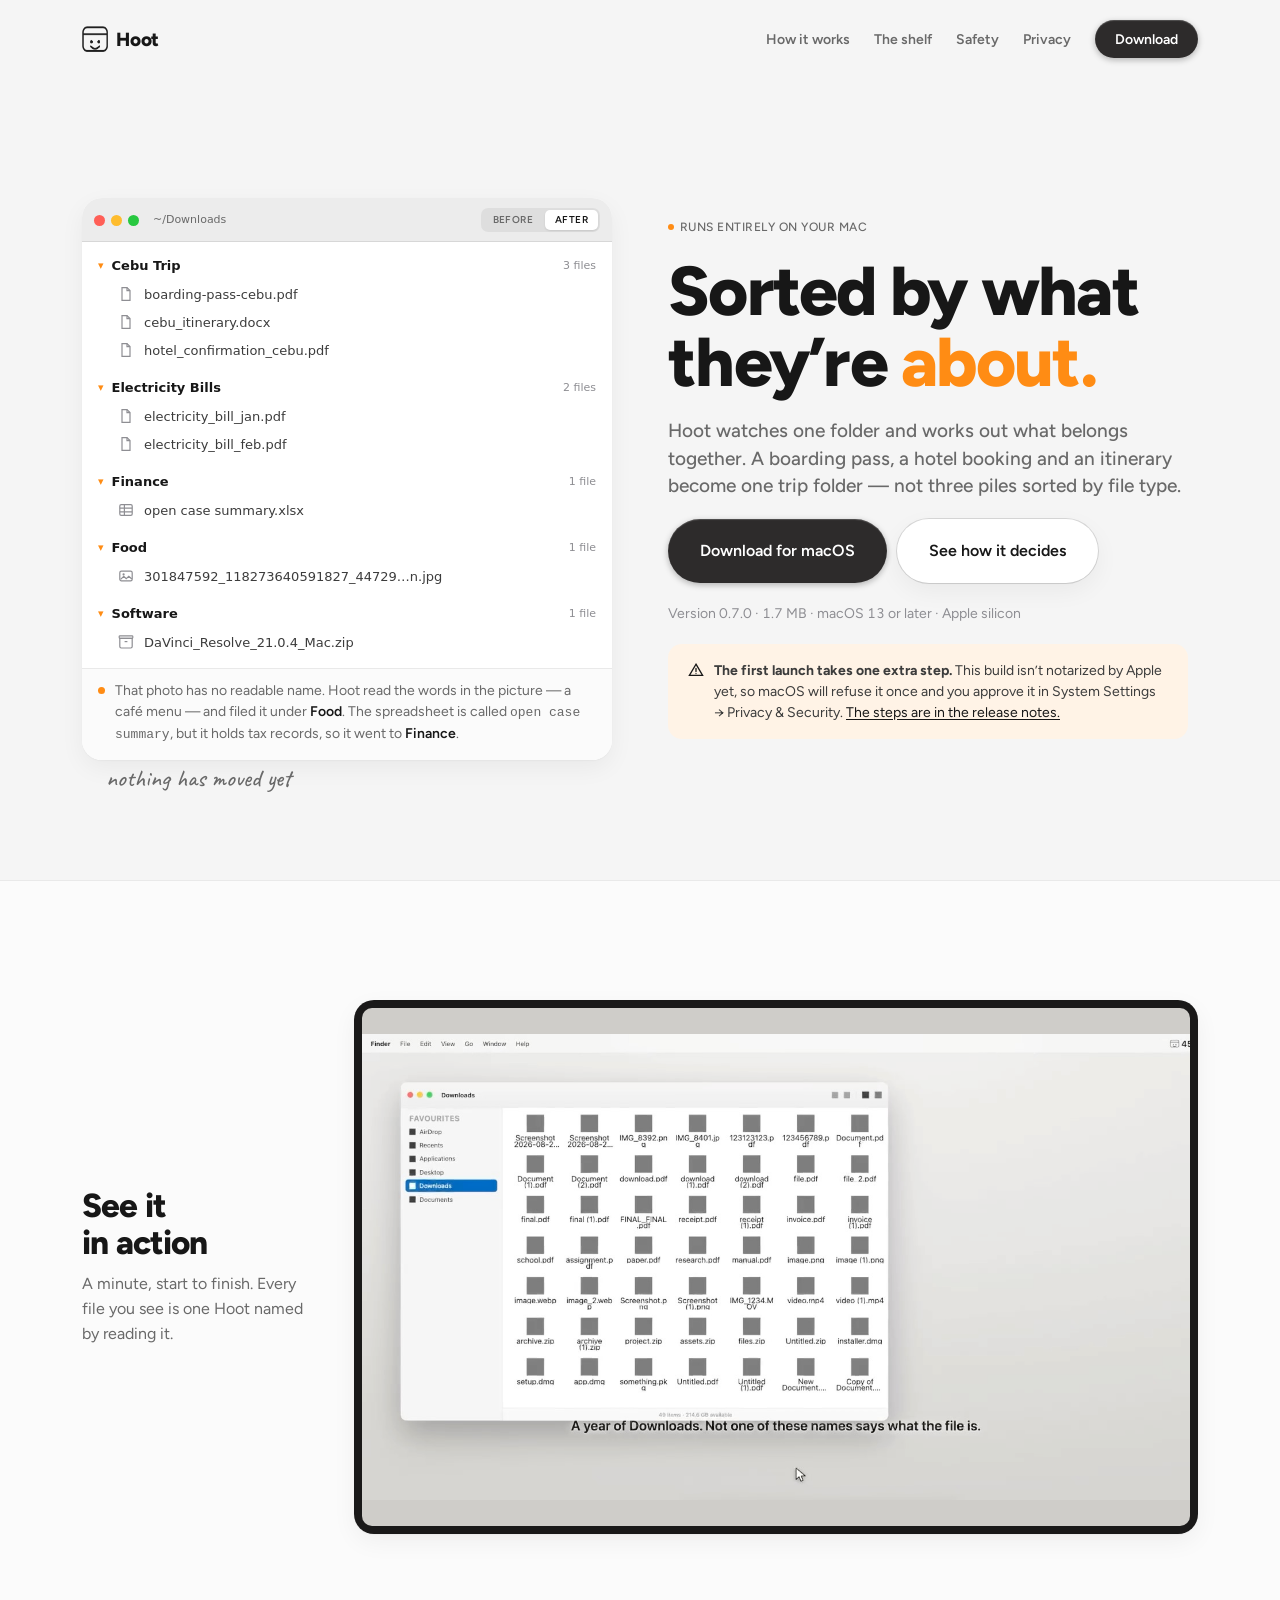
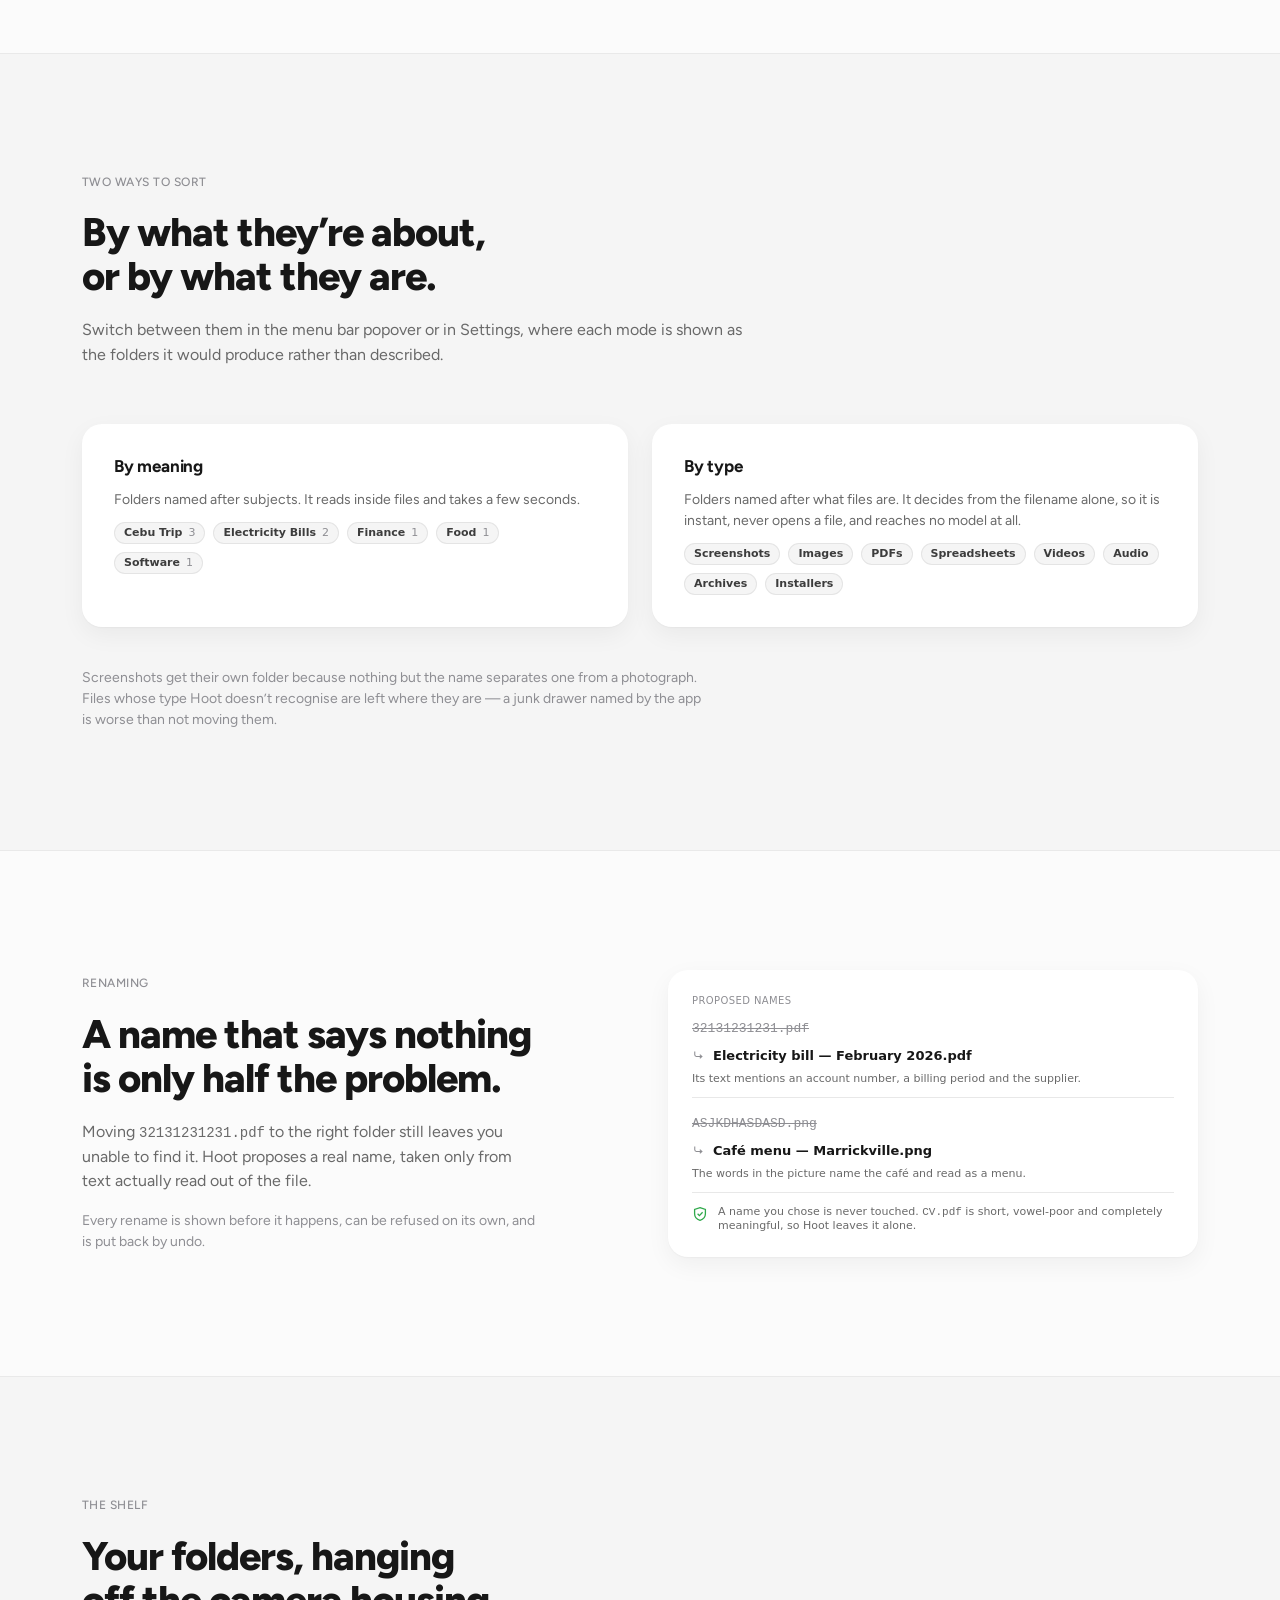
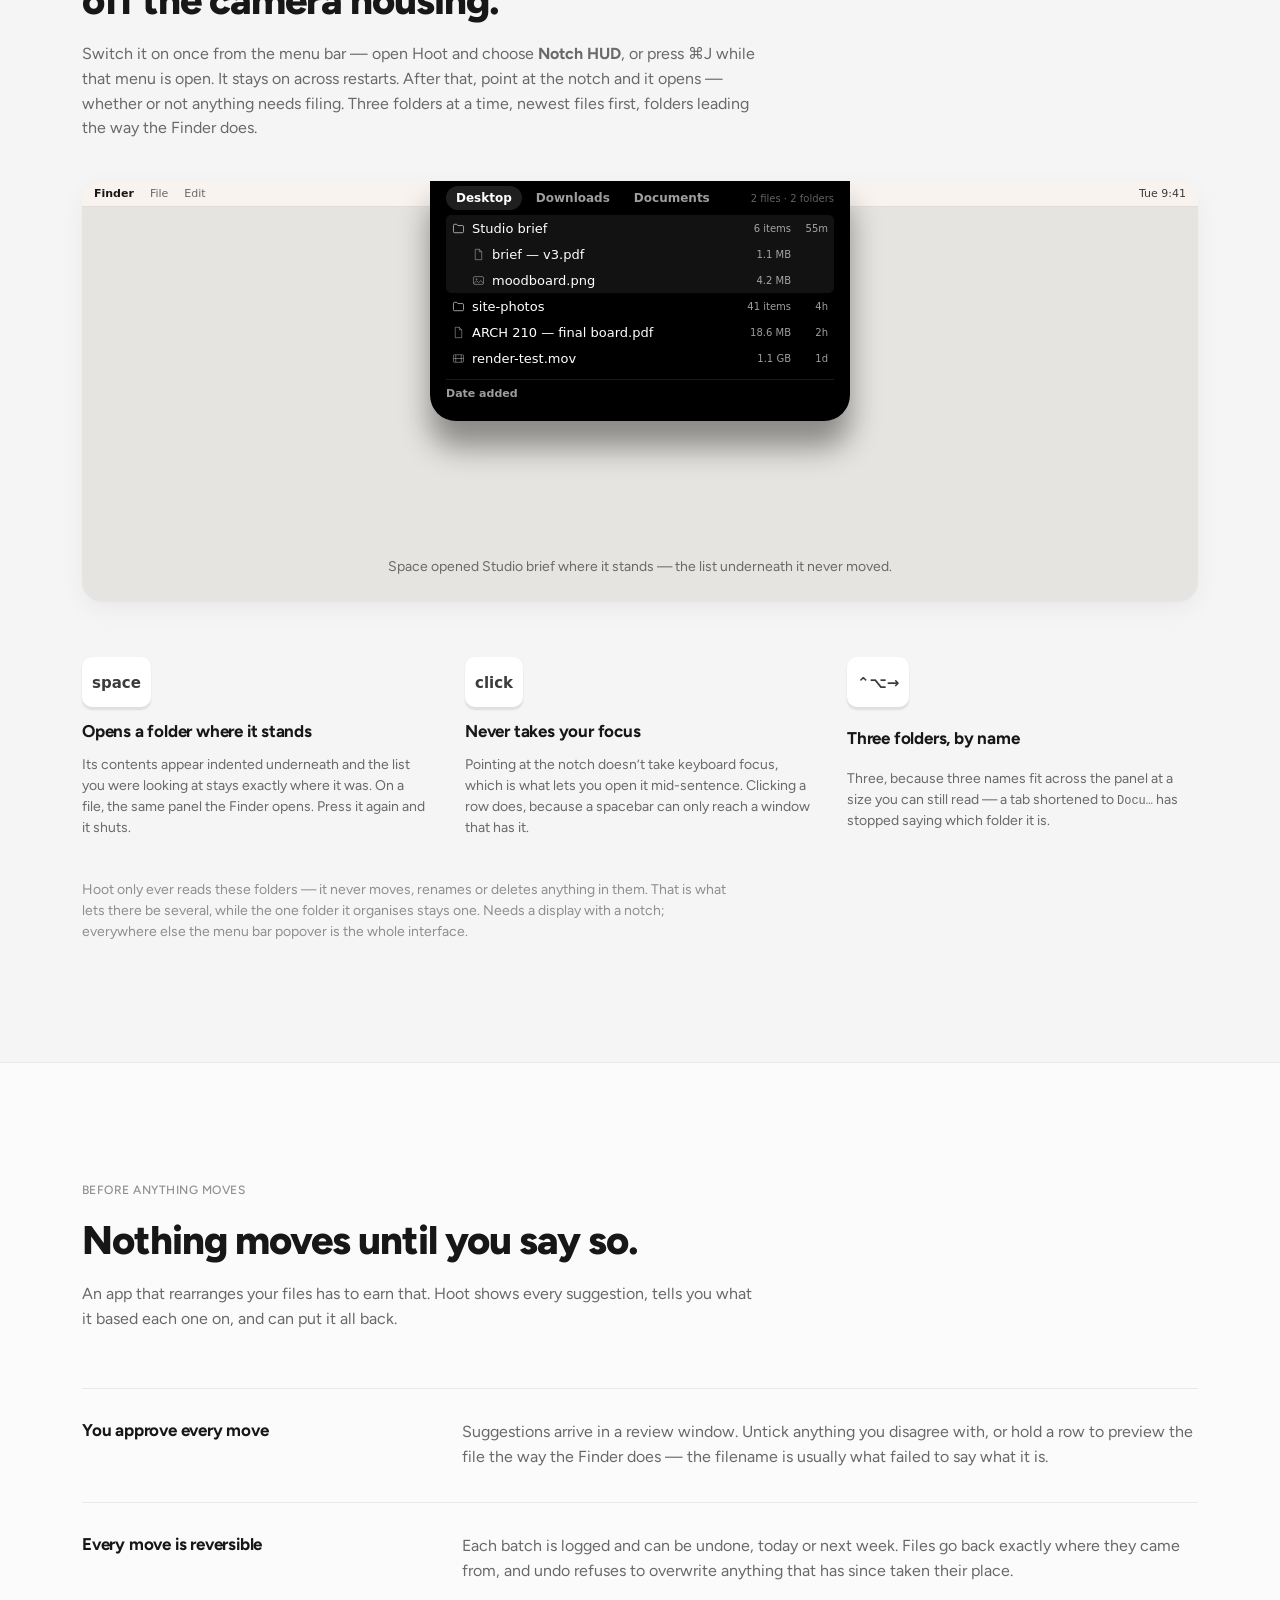
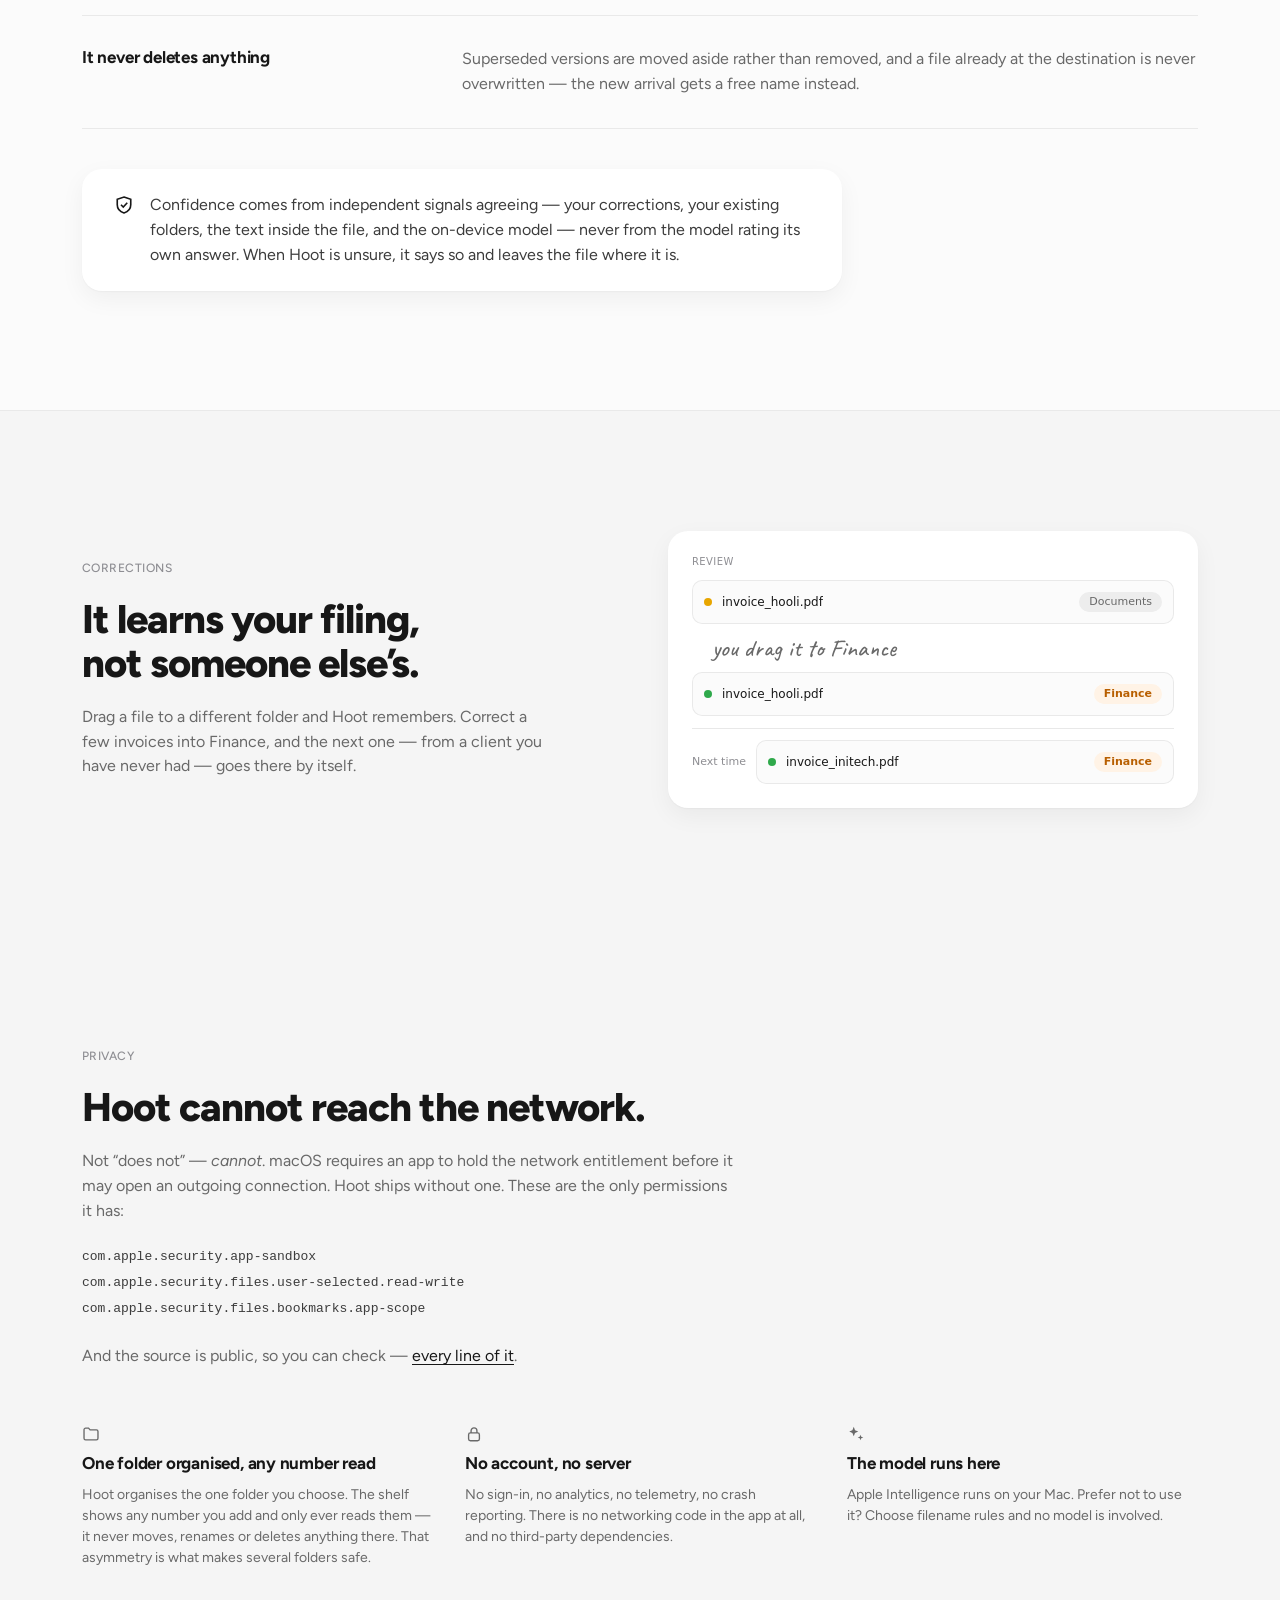
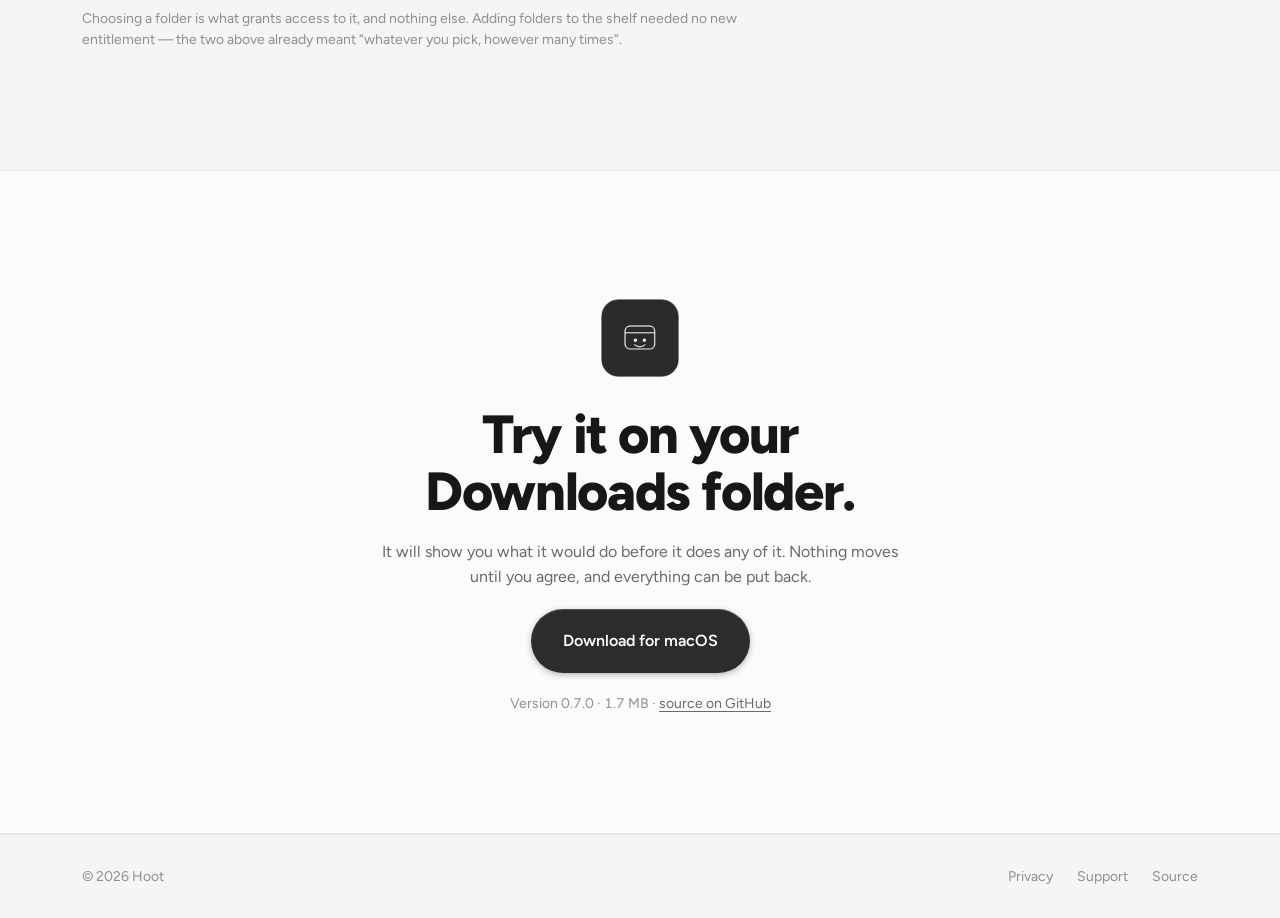
<file: Website/public/index.html>
<!DOCTYPE html>
<html lang="en">
<head>
<meta charset="utf-8">
<meta name="viewport" content="width=device-width, initial-scale=1">
<title>Hoot — files sorted by what they're about</title>
<meta name="description" content="Hoot watches one folder on your Mac and works out what files are about, then proposes where they belong. Nothing moves until you approve it. Runs entirely on your Mac and cannot reach the network.">
<meta name="color-scheme" content="light">
<link rel="icon" href="assets/AppIcon-256.png">
<link rel="preconnect" href="https://fonts.googleapis.com">
<link rel="preconnect" href="https://fonts.gstatic.com" crossorigin>
<link rel="stylesheet" href="https://fonts.googleapis.com/css2?family=Figtree:ital,wght@0,300..900;1,300..900&family=Caveat:wght@400..700&display=swap">
<link rel="stylesheet" href="styles.css">
<script>
  /* Set before the first paint, so the entrance styles below only ever apply
     where there is JavaScript to finish them. Without this the page would
     load hidden and stay hidden for anybody whose scripts fail.

     The timer is a dead man's switch, not a schedule: if app.js never runs —
     blocked, errored, still downloading on a slow connection — everything is
     shown anyway. A page that hides its own content behind a script it cannot
     guarantee is a page that sometimes shows nothing. */
  document.documentElement.className += " js";
  window.__hootReveal = setTimeout(function () {
    document.documentElement.className += " reveal-all";
  }, 2200);
</script>
</head>
<body>

<!-- Glyphs, once. The app draws these as SF Symbols; here they are the same
     shapes as paths, so the page still needs nothing from the network but its
     typefaces. -->
<svg width="0" height="0" style="position:absolute" aria-hidden="true" focusable="false"><defs>
  <symbol id="i-doc" viewBox="0 0 16 16"><path fill="none" stroke="currentColor" stroke-width="1.2" d="M4 1.6h5l3 3v9.8H4z"/><path fill="none" stroke="currentColor" stroke-width="1.2" d="M9 1.6v3h3"/></symbol>
  <symbol id="i-photo" viewBox="0 0 16 16"><rect x="1.8" y="3.2" width="12.4" height="9.6" rx="1.6" fill="none" stroke="currentColor" stroke-width="1.2"/><circle cx="5.6" cy="6.4" r="1.1" fill="currentColor"/><path fill="none" stroke="currentColor" stroke-width="1.2" d="m2.6 11.4 3.2-3 2.4 2.2 2.6-2.4 3 2.8"/></symbol>
  <symbol id="i-folder" viewBox="0 0 16 16"><path fill="none" stroke="currentColor" stroke-width="1.2" d="M1.8 4.2a1.4 1.4 0 0 1 1.4-1.4h2.6l1.4 1.6h5.6a1.4 1.4 0 0 1 1.4 1.4v6a1.4 1.4 0 0 1-1.4 1.4H3.2a1.4 1.4 0 0 1-1.4-1.4z"/></symbol>
  <symbol id="i-film" viewBox="0 0 16 16"><rect x="1.8" y="3.4" width="12.4" height="9.2" rx="1.4" fill="none" stroke="currentColor" stroke-width="1.2"/><path fill="none" stroke="currentColor" stroke-width="1.2" d="M4.6 3.4v9.2M11.4 3.4v9.2M1.8 8h12.4"/></symbol>
  <symbol id="i-archive" viewBox="0 0 16 16"><path fill="none" stroke="currentColor" stroke-width="1.2" d="M1.8 4.4h12.4v8.2a1.4 1.4 0 0 1-1.4 1.4H3.2a1.4 1.4 0 0 1-1.4-1.4z"/><rect x="1.2" y="1.8" width="13.6" height="2.6" rx=".8" fill="none" stroke="currentColor" stroke-width="1.2"/><path fill="none" stroke="currentColor" stroke-width="1.2" d="M6.6 7.6h2.8"/></symbol>
  <symbol id="i-box" viewBox="0 0 16 16"><path fill="none" stroke="currentColor" stroke-width="1.2" d="m8 1.8 6 3v6.4l-6 3-6-3V4.8z"/><path fill="none" stroke="currentColor" stroke-width="1.2" d="M2 4.8l6 3 6-3M8 7.8v6.4"/></symbol>
  <symbol id="i-sheet" viewBox="0 0 16 16"><rect x="1.8" y="2.6" width="12.4" height="10.8" rx="1.4" fill="none" stroke="currentColor" stroke-width="1.2"/><path fill="none" stroke="currentColor" stroke-width="1.2" d="M1.8 6.2h12.4M1.8 9.8h12.4M6.4 2.6v10.8"/></symbol>
  <symbol id="i-sparkles" viewBox="0 0 16 16"><path fill="currentColor" d="m6 1.6 1.1 3L10 5.8 7.1 7 6 10 4.8 7 2 5.8 4.8 4.6zM12 8.6l.7 1.8 1.8.7-1.8.7-.7 1.8-.7-1.8-1.8-.7 1.8-.7z"/></symbol>
  <symbol id="i-lock" viewBox="0 0 16 16"><rect x="3.2" y="7" width="9.6" height="7" rx="1.6" fill="none" stroke="currentColor" stroke-width="1.2"/><path fill="none" stroke="currentColor" stroke-width="1.2" d="M5.4 7V5.2a2.6 2.6 0 0 1 5.2 0V7"/></symbol>
  <symbol id="i-shield" viewBox="0 0 16 16"><path fill="none" stroke="currentColor" stroke-width="1.3" d="M8 1.6 13.4 3.4v4.4c0 3.2-2.2 5.6-5.4 6.6-3.2-1-5.4-3.4-5.4-6.6V3.4z"/><path fill="none" stroke="currentColor" stroke-width="1.3" d="m5.6 7.8 1.8 1.8 3.2-3.4"/></symbol>
  <symbol id="i-warn" viewBox="0 0 16 16"><path fill="none" stroke="currentColor" stroke-width="1.3" d="M8 2.2 14.6 13.4H1.4z"/><path fill="none" stroke="currentColor" stroke-width="1.3" stroke-linecap="round" d="M8 6.4v3.2M8 11.6h.01"/></symbol>
  <symbol id="i-turn" viewBox="0 0 16 16"><path fill="none" stroke="currentColor" stroke-width="1.3" d="M3.4 3v4.2a2 2 0 0 0 2 2h6.4"/><path fill="none" stroke="currentColor" stroke-width="1.3" d="m9.6 7 2.6 2.2-2.6 2.2"/></symbol>
</defs></svg>

<header class="nav wrap" data-reveal data-entrance>
  <a class="wordmark" href="#top" aria-label="Hoot, home">
    <img src="assets/HootMark-Black.png" alt="" width="26" height="26">
    <span>Hoot</span>
  </a>
  <nav class="nav-links">
    <a href="#how">How it works</a>
    <a href="#notch">The shelf</a>
    <a href="#safety">Safety</a>
    <a href="#privacy">Privacy</a>
    <a class="pill pill-sm" href="https://github.com/codeficklefish/Hoot/releases/latest/download/Hoot.dmg">Download</a>
  </nav>
</header>

<main id="top">

  <!-- ---------- hero ---------- -->
  <section>
    <div class="wrap hero" data-reveal data-entrance>
      <figure class="demo">
        <div class="demo-frame">
          <div class="demo-bar">
            <div class="lights" aria-hidden="true"><i></i><i></i><i></i></div>
            <span class="demo-path">~/Downloads</span>
            <div class="seg" role="group" aria-label="Before or after Hoot">
              <button type="button" data-view="before" aria-pressed="false">Before</button>
              <button type="button" data-view="after" aria-pressed="true">After</button>
            </div>
          </div>

          <div class="listing" id="listing" data-view="after">
            <div class="state-after">
              <div class="group">
                <div class="group-head"><span class="tri" aria-hidden="true">▾</span><span class="gname">Cebu Trip</span><span class="count">3 files</span></div>
                <div class="row"><span class="kind"><svg><use href="#i-doc"></use></svg></span><span class="fname">boarding-pass-cebu.pdf</span></div>
                <div class="row"><span class="kind"><svg><use href="#i-doc"></use></svg></span><span class="fname">cebu_itinerary.docx</span></div>
                <div class="row"><span class="kind"><svg><use href="#i-doc"></use></svg></span><span class="fname">hotel_confirmation_cebu.pdf</span></div>
              </div>
              <div class="group">
                <div class="group-head"><span class="tri" aria-hidden="true">▾</span><span class="gname">Electricity Bills</span><span class="count">2 files</span></div>
                <div class="row"><span class="kind"><svg><use href="#i-doc"></use></svg></span><span class="fname">electricity_bill_jan.pdf</span></div>
                <div class="row"><span class="kind"><svg><use href="#i-doc"></use></svg></span><span class="fname">electricity_bill_feb.pdf</span></div>
              </div>
              <div class="group">
                <div class="group-head"><span class="tri" aria-hidden="true">▾</span><span class="gname">Finance</span><span class="count">1 file</span></div>
                <div class="row"><span class="kind"><svg><use href="#i-sheet"></use></svg></span><span class="fname">open case summary.xlsx</span></div>
              </div>
              <div class="group">
                <div class="group-head"><span class="tri" aria-hidden="true">▾</span><span class="gname">Food</span><span class="count">1 file</span></div>
                <div class="row"><span class="kind"><svg><use href="#i-photo"></use></svg></span><span class="fname">301847592_118273640591827_44729…n.jpg</span></div>
              </div>
              <div class="group">
                <div class="group-head"><span class="tri" aria-hidden="true">▾</span><span class="gname">Software</span><span class="count">1 file</span></div>
                <div class="row"><span class="kind"><svg><use href="#i-archive"></use></svg></span><span class="fname">DaVinci_Resolve_21.0.4_Mac.zip</span></div>
              </div>
            </div>

            <div class="state-before">
              <div class="row"><span class="kind"><svg><use href="#i-doc"></use></svg></span><span class="fname">boarding-pass-cebu.pdf</span><span class="when">2m</span></div>
              <div class="row"><span class="kind"><svg><use href="#i-doc"></use></svg></span><span class="fname">electricity_bill_feb.pdf</span><span class="when">14m</span></div>
              <div class="row"><span class="kind"><svg><use href="#i-photo"></use></svg></span><span class="fname">301847592_118273640591827_44729…n.jpg</span><span class="when">1h</span></div>
              <div class="row"><span class="kind"><svg><use href="#i-doc"></use></svg></span><span class="fname">cebu_itinerary.docx</span><span class="when">3h</span></div>
              <div class="row"><span class="kind"><svg><use href="#i-sheet"></use></svg></span><span class="fname">open case summary.xlsx</span><span class="when">Yesterday</span></div>
              <div class="row"><span class="kind"><svg><use href="#i-archive"></use></svg></span><span class="fname">DaVinci_Resolve_21.0.4_Mac.zip</span><span class="when">Yesterday</span></div>
              <div class="row"><span class="kind"><svg><use href="#i-doc"></use></svg></span><span class="fname">hotel_confirmation_cebu.pdf</span><span class="when">Mon</span></div>
              <div class="row"><span class="kind"><svg><use href="#i-doc"></use></svg></span><span class="fname">electricity_bill_jan.pdf</span><span class="when">Mon</span></div>
            </div>
          </div>

          <div class="demo-note">
            <p>That photo has no readable name. Hoot read the words in the picture — a café menu — and filed it under <strong>Food</strong>. The spreadsheet is called <code>open case summary</code>, but it holds tax records, so it went to <strong>Finance</strong>.</p>
          </div>
        </div>
        <figcaption class="annotation" aria-hidden="true">nothing has moved yet</figcaption>
      </figure>

      <div class="hero-copy" data-reveal data-entrance>
        <span class="status-dot">Runs entirely on your Mac</span>
        <h1>Sorted by what<br>they’re <em>about.</em></h1>
        <p class="lede">Hoot watches one folder and works out what belongs together. A boarding pass, a hotel booking and an itinerary become one trip folder — not three piles sorted by file type.</p>
        <div class="cta-row">
          <a class="pill pill-lg" href="https://github.com/codeficklefish/Hoot/releases/latest/download/Hoot.dmg">Download for macOS</a>
          <a class="pill pill-lg pill-secondary" href="#how">See how it decides</a>
        </div>
        <!-- One place for the version. It is written by hand and has to be
             changed when a release is cut; the download links resolve to
             whatever is latest and cannot rot. -->
        <span class="meta">Version 0.7.0 · 1.7 MB · macOS 13 or later · Apple silicon</span>
        <div class="notice">
          <svg width="16" height="16" aria-hidden="true"><use href="#i-warn"></use></svg>
          <p><strong>The first launch takes one extra step.</strong> This build isn’t notarized by Apple yet, so macOS will refuse it once and you approve it in System Settings → Privacy &amp; Security. <a href="https://github.com/codeficklefish/Hoot/releases/latest">The steps are in the release notes.</a></p>
        </div>
      </div>
    </div>
  </section>



  <!-- ---------- see it in action ---------- -->
  <section class="band" id="demo">
    <div class="wrap demo-split" data-reveal>
      <div class="demo-intro">
        <h2>See it<br>in action</h2>
        <p>A minute, start to finish. Every file you see is one Hoot named by reading it.</p>
      </div>

      <figure class="player">
        <div class="bezel">
          <!-- Self-hosted, for the reason the privacy section exists: a page
               that tells people the app reaches nothing cannot itself hand the
               visitor to a third-party player. `preload="none"` so the nine
               megabytes are only fetched by somebody who scrolls this far. -->
          <video id="demo-video" class="screen" width="1440" height="810"
                 poster="assets/hoot-demo-poster.jpg"
                 preload="none" muted playsinline loop
                 aria-label="A minute of Hoot: the pile, review, undo, renaming and the shelf">
            <source src="assets/hoot-demo.mp4" type="video/mp4">
          </video>
        </div>

      </figure>
    </div>
  </section>

  <!-- ---------- two ways to sort ---------- -->
  <section id="how">
    <div class="wrap" data-reveal>
      <span class="eyebrow">Two ways to sort</span>
      <h2 style="font: var(--text-display-3); font-size: clamp(30px, 3.4vw, 40px); max-width: 720px;">By what they’re about, or by what they are.</h2>
      <p class="lede" style="margin-block: var(--space-8) var(--space-12); max-width: 680px;">Switch between them in the menu bar popover or in Settings, where each mode is shown as the folders it would produce rather than described.</p>

      <div class="cards" data-reveal>
        <div class="card">
          <h3>By meaning</h3>
          <p>Folders named after subjects. It reads inside files and takes a few seconds.</p>
          <div class="chips">
            <span class="chip"><b>Cebu Trip</b><span class="n">3</span></span>
            <span class="chip"><b>Electricity Bills</b><span class="n">2</span></span>
            <span class="chip"><b>Finance</b><span class="n">1</span></span>
            <span class="chip"><b>Food</b><span class="n">1</span></span>
            <span class="chip"><b>Software</b><span class="n">1</span></span>
          </div>
        </div>
        <div class="card">
          <h3>By type</h3>
          <p>Folders named after what files are. It decides from the filename alone, so it is instant, never opens a file, and reaches no model at all.</p>
          <div class="chips">
            <span class="chip"><b>Screenshots</b></span><span class="chip"><b>Images</b></span>
            <span class="chip"><b>PDFs</b></span><span class="chip"><b>Spreadsheets</b></span>
            <span class="chip"><b>Videos</b></span><span class="chip"><b>Audio</b></span>
            <span class="chip"><b>Archives</b></span><span class="chip"><b>Installers</b></span>
          </div>
        </div>
      </div>

      <p class="aside-note" style="max-width: 620px;">Screenshots get their own folder because nothing but the name separates one from a photograph. Files whose type Hoot doesn’t recognise are left where they are — a junk drawer named by the app is worse than not moving them.</p>
    </div>
  </section>

  <!-- ---------- renaming ---------- -->
  <section class="band">
    <div class="wrap split" data-reveal>
      <div style="max-width: 460px;">
        <span class="eyebrow">Renaming</span>
        <h2 style="font: var(--text-display-3); font-size: clamp(30px, 3.4vw, 40px);">A name that says nothing is only half the problem.</h2>
        <p class="lede" style="margin-block: var(--space-8) var(--space-7);">Moving <code style="font-family: var(--font-mono); font-size: 14px;">32131231231.pdf</code> to the right folder still leaves you unable to find it. Hoot proposes a real name, taken only from text actually read out of the file.</p>
        <p style="font: var(--text-small); color: var(--text-tertiary);">Every rename is shown before it happens, can be refused on its own, and is put back by undo.</p>
      </div>

      <div class="review">
        <span class="review-label">Proposed names</span>
        <div class="renames">
          <div class="rename">
            <span class="from">32131231231.pdf</span>
            <div class="to-row">
              <svg width="13" height="13" aria-hidden="true"><use href="#i-turn"></use></svg>
              <span class="to">Electricity bill — February 2026.pdf</span>
            </div>
            <span class="why">Its text mentions an account number, a billing period and the supplier.</span>
          </div>
          <div class="rename">
            <span class="from">ASJKDHASDASD.png</span>
            <div class="to-row">
              <svg width="13" height="13" aria-hidden="true"><use href="#i-turn"></use></svg>
              <span class="to">Café menu — Marrickville.png</span>
            </div>
            <span class="why">The words in the picture name the café and read as a menu.</span>
          </div>
        </div>
        <div class="kept">
          <svg width="16" height="16" aria-hidden="true"><use href="#i-shield"></use></svg>
          <p>A name you chose is never touched. <code>CV.pdf</code> is short, vowel-poor and completely meaningful, so Hoot leaves it alone.</p>
        </div>
      </div>
    </div>
  </section>

  <!-- ---------- the shelf ---------- -->
  <section id="notch">
    <div class="wrap" data-reveal>
      <span class="eyebrow">The shelf</span>
      <h2 style="font: var(--text-display-3); font-size: clamp(30px, 3.4vw, 40px); max-width: 700px;">Your folders, hanging off the camera housing.</h2>
      <p class="lede" style="margin-block: var(--space-8) var(--space-11); max-width: 680px;">Switch it on once from the menu bar — open Hoot and choose <strong>Notch HUD</strong>, or press ⌘J while that menu is open. It stays on across restarts. After that, point at the notch and it opens — whether or not anything needs filing. Three folders at a time, newest files first, folders leading the way the Finder does.</p>

      <div class="stage">
        <div class="menubar" aria-hidden="true">
          <b>Finder</b><span>File</span><span>Edit</span><span class="clock">Tue 9:41</span>
        </div>

        <div class="notch">
          <div class="notch-tabs" role="group" aria-label="Shelf folder">
            <button type="button" data-shelf="Desktop" aria-pressed="true">Desktop</button>
            <button type="button" data-shelf="Downloads" aria-pressed="false">Downloads</button>
            <button type="button" data-shelf="Documents" aria-pressed="false">Documents</button>
            <span class="count" id="shelf-count">3 files · 2 folders</span>
          </div>
          <div class="shelf" id="shelf"></div>
          <div class="notch-foot">
            <span class="sort">Date added</span>
            <span class="tidy" id="shelf-tidy" hidden>Tidy 4</span>
          </div>
        </div>

        <p class="stage-caption" id="shelf-caption">Space opened Studio brief where it stands — the list underneath it never moved.</p>
      </div>

      <div class="keys" data-reveal>
        <div>
          <span class="keycap">space</span>
          <h3>Opens a folder where it stands</h3>
          <p>Its contents appear indented underneath and the list you were looking at stays exactly where it was. On a file, the same panel the Finder opens. Press it again and it shuts.</p>
        </div>
        <div>
          <span class="keycap">click</span>
          <h3>Never takes your focus</h3>
          <p>Pointing at the notch doesn’t take keyboard focus, which is what lets you open it mid-sentence. Clicking a row does, because a spacebar can only reach a window that has it.</p>
        </div>
        <div>
          <span class="keycap">⌃⌥→</span>
          <h3>Three folders, by name</h3>
          <p>Three, because three names fit across the panel at a size you can still read — a tab shortened to <code style="font-family: var(--font-mono); font-size: 12px;">Docu…</code> has stopped saying which folder it is.</p>
        </div>
      </div>

      <p class="aside-note">Hoot only ever reads these folders — it never moves, renames or deletes anything in them. That is what lets there be several, while the one folder it organises stays one. Needs a display with a notch; everywhere else the menu bar popover is the whole interface.</p>
    </div>
  </section>

  <!-- ---------- safety ---------- -->
  <section id="safety" class="band">
    <div class="wrap" data-reveal>
      <span class="eyebrow">Before anything moves</span>
      <h2 style="font: var(--text-display-3); font-size: clamp(30px, 3.4vw, 40px); max-width: 680px;">Nothing moves until you say so.</h2>
      <p class="lede" style="margin-block: var(--space-8) var(--space-12); max-width: 680px;">An app that rearranges your files has to earn that. Hoot shows every suggestion, tells you what it based each one on, and can put it all back.</p>

      <div class="promises" data-reveal>
        <div class="promise">
          <h3>You approve every move</h3>
          <p>Suggestions arrive in a review window. Untick anything you disagree with, or hold a row to preview the file the way the Finder does — the filename is usually what failed to say what it is.</p>
        </div>
        <div class="promise">
          <h3>Every move is reversible</h3>
          <p>Each batch is logged and can be undone, today or next week. Files go back exactly where they came from, and undo refuses to overwrite anything that has since taken their place.</p>
        </div>
        <div class="promise">
          <h3>It never deletes anything</h3>
          <p>Superseded versions are moved aside rather than removed, and a file already at the destination is never overwritten — the new arrival gets a free name instead.</p>
        </div>
      </div>

      <div class="aside">
        <svg width="20" height="20" aria-hidden="true"><use href="#i-shield"></use></svg>
        <p>Confidence comes from independent signals agreeing — your corrections, your existing folders, the text inside the file, and the on-device model — never from the model rating its own answer. When Hoot is unsure, it says so and leaves the file where it is.</p>
      </div>
    </div>
  </section>

  <!-- ---------- corrections ---------- -->
  <section>
    <div class="wrap split" data-reveal>
      <div style="max-width: 460px;">
        <span class="eyebrow">Corrections</span>
        <h2 style="font: var(--text-display-3); font-size: clamp(30px, 3.4vw, 40px);">It learns your filing, not someone else’s.</h2>
        <p class="lede" style="margin-top: var(--space-8);">Drag a file to a different folder and Hoot remembers. Correct a few invoices into Finance, and the next one — from a client you have never had — goes there by itself.</p>
      </div>

      <div class="review">
        <span class="review-label">Review</span>
        <div class="move-row"><span class="conf conf-low" aria-hidden="true"></span><span class="name">invoice_hooli.pdf</span><span class="dest">Documents</span></div>
        <p class="annotation" aria-hidden="true">you drag it to Finance</p>
        <div class="move-row"><span class="conf conf-high" aria-hidden="true"></span><span class="name">invoice_hooli.pdf</span><span class="dest is-final">Finance</span></div>
        <div class="next-time">
          <span>Next time</span>
          <div class="move-row"><span class="conf conf-high" aria-hidden="true"></span><span class="name">invoice_initech.pdf</span><span class="dest is-final">Finance</span></div>
        </div>
      </div>
    </div>
  </section>

  <!-- ---------- privacy ---------- -->
  <section id="privacy">
    <div class="wrap" data-reveal>
      <span class="eyebrow">Privacy</span>
      <h2 style="font: var(--text-display-3); font-size: clamp(30px, 3.4vw, 40px); max-width: 620px;">Hoot cannot reach the network.</h2>
      <p class="lede" style="margin-block: var(--space-8) var(--space-9); max-width: 680px;">Not “does not” — <em>cannot</em>. macOS requires an app to hold the network entitlement before it may open an outgoing connection. Hoot ships without one. These are the only permissions it has:</p>

      <ul class="entitlements">
        <li>com.apple.security.app-sandbox</li>
        <li>com.apple.security.files.user-selected.read-write</li>
        <li>com.apple.security.files.bookmarks.app-scope</li>
      </ul>
      <p class="lede" style="margin-bottom: var(--space-12);">And the source is public, so you can check — <a href="https://github.com/codeficklefish/Hoot" style="text-decoration: underline; text-underline-offset: 3px;">every line of it</a>.</p>

      <div class="claims" data-reveal>
        <div>
          <svg width="18" height="18" aria-hidden="true"><use href="#i-folder"></use></svg>
          <h3>One folder organised, any number read</h3>
          <p>Hoot organises the one folder you choose. The shelf shows any number you add and only ever reads them — it never moves, renames or deletes anything there. That asymmetry is what makes several folders safe.</p>
        </div>
        <div>
          <svg width="18" height="18" aria-hidden="true"><use href="#i-lock"></use></svg>
          <h3>No account, no server</h3>
          <p>No sign-in, no analytics, no telemetry, no crash reporting. There is no networking code in the app at all, and no third-party dependencies.</p>
        </div>
        <div>
          <svg width="18" height="18" aria-hidden="true"><use href="#i-sparkles"></use></svg>
          <h3>The model runs here</h3>
          <p>Apple Intelligence runs on your Mac. Prefer not to use it? Choose filename rules and no model is involved.</p>
        </div>
      </div>

      <p class="aside-note">Choosing a folder is what grants access to it, and nothing else. Adding folders to the shelf needed no new entitlement — the two above already meant “whatever you pick, however many times”.</p>
    </div>
  </section>

  <!-- ---------- close ---------- -->
  <section class="band">
    <div class="close" data-reveal>
      <img src="assets/AppIcon-256.png" alt="" width="96" height="96">
      <h2>Try it on your Downloads folder.</h2>
      <p>It will show you what it would do before it does any of it. Nothing moves until you agree, and everything can be put back.</p>
      <a class="pill pill-lg" href="https://github.com/codeficklefish/Hoot/releases/latest/download/Hoot.dmg">Download for macOS</a>
      <span class="meta">Version 0.7.0 · 1.7 MB · <a href="https://github.com/codeficklefish/Hoot" style="color: var(--ink-3); text-decoration: underline; text-underline-offset: 3px;">source on GitHub</a></span>
    </div>
  </section>

</main>

<footer>
  <div class="wrap foot">
    <span>© 2026 Hoot</span>
    <nav>
      <a href="#privacy">Privacy</a>
      <a href="https://github.com/codeficklefish/Hoot/issues">Support</a>
      <a href="https://github.com/codeficklefish/Hoot">Source</a>
    </nav>
  </div>
</footer>

<script src="app.js" defer></script>
</body>
</html>
</file>
<file: Website/public/styles.css>
/* Hoot landing page.
 *
 * The tokens below are the Hoot design system's own, copied verbatim from
 * _ds/hoot-design-system-bec63090/tokens/*.css rather than re-derived, so the
 * shipped page and the design project agree on every value. Comments that
 * explain where a value came from are the design system's.
 *
 * They are inlined rather than linked because the design system's stylesheets
 * are served inside the design canvas; this page has to stand on its own on a
 * static host with no build step.
 */

/* ---------- colours ----------
   Ink + charcoal sampled from AppIcon.icns. Orange sampled from the product
   site screenshots (rgb 255,140,20). Neutrals follow the macOS light greys. */
:root {
  --ink-1:#171717;   --ink-2:#3C3C3C;   --ink-3:#696969;
  --ink-4:#8E8E93;   --ink-5:#B4B4B8;
  --charcoal:#2D2B2B; --charcoal-deep:#1A1919;

  --paper-0:#FFFFFF; --paper-1:#FBFBFB; --paper-2:#F5F5F5;
  --paper-3:#EDEDED; --paper-4:#E3E3E3;

  --line-1:rgba(0,0,0,.07); --line-2:rgba(0,0,0,.12); --line-3:rgba(0,0,0,.20);

  --orange-50:#FFF3E6;  --orange-100:#FFE1C2; --orange-300:#FFB264;
  --orange-500:#FF8C14; --orange-600:#E67900; --orange-700:#B85F00;

  --green-500:#2FA94B; --yellow-500:#E8A600; --red-500:#D7372F; --blue-500:#0A6CFF;

  --mac-window:#ECECEC; --mac-separator:rgba(0,0,0,.09);

  /* The notch HUD — the one dark register in the system. The panel is true
     black so it reads as an extension of the display bezel, never as a
     dark-mode window. Copied from the design system's semantic.css. */
  --notch-surface:#000000;
  --notch-tile:rgba(255,255,255,.07);
  --notch-tile-hover:rgba(255,255,255,.12);
  --notch-hairline:rgba(255,255,255,.10);
  --notch-ink-1:#FFFFFF;
  --notch-ink-2:rgba(255,255,255,.62);
  --notch-ink-3:rgba(255,255,255,.38);
  --notch-radius:26px;

  /* semantic aliases — consume these, not the ramps above */
  --text-primary:var(--ink-1);   --text-secondary:var(--ink-3);
  --text-tertiary:var(--ink-4);  --text-link:var(--ink-1);
  --text-link-hover:var(--orange-600);
  --surface-page:var(--paper-2); --surface-card:var(--paper-0);
  --border-subtle:var(--line-1);
  --accent:var(--orange-500);    --accent-hover:var(--orange-600);

  /* type */
  --font-system:-apple-system,BlinkMacSystemFont,"SF Pro Text","SF Pro Display","Helvetica Neue",system-ui,sans-serif;
  --font-display:"Figtree",-apple-system,BlinkMacSystemFont,system-ui,sans-serif;
  --font-script:"Caveat",ui-rounded,cursive;
  --font-mono:ui-monospace,"SF Mono",SFMono-Regular,Menlo,monospace;

  --text-display-1:800 76px/1.02 var(--font-display);
  --text-display-2:800 56px/1.06 var(--font-display);
  --text-display-3:800 40px/1.1 var(--font-display);
  --text-heading:700 20px/1.25 var(--font-display);
  --text-subhead:500 19px/1.45 var(--font-display);
  --text-body:400 16px/1.55 var(--font-display);
  --text-small:400 14px/1.5 var(--font-display);
  --text-micro:500 12px/1.4 var(--font-display);
  --text-app-title:600 15px/20px var(--font-system);
  --text-app-headline:600 13px/16px var(--font-system);
  --text-app-body:400 13px/17px var(--font-system);
  --text-app-caption:400 11px/14px var(--font-system);
  --text-app-caption2:400 10px/13px var(--font-system);
  --tracking-display:-0.025em; --tracking-tight:-0.012em; --tracking-wide:0.04em;

  /* 4-pt ramp */
  --space-1:2px;  --space-2:4px;  --space-3:6px;  --space-4:8px;  --space-5:10px;
  --space-6:12px; --space-7:16px; --space-8:20px; --space-9:24px; --space-10:32px;
  --space-11:40px; --space-12:56px; --space-13:80px; --space-14:120px;
  --site-max:1180px; --site-gutter:32px;
  /* nav = 20px padding + 38px pill + 20px padding; stable at every width */
  --nav-h:78px;
  --row-height-app:28px;

  --radius-sm:5px; --radius-md:7px; --radius-lg:10px;
  --radius-xl:14px; --radius-2xl:20px; --radius-pill:999px;

  --shadow-card:0 1px 2px rgba(0,0,0,.04),0 8px 24px rgba(0,0,0,.05);
  --shadow-card-hover:0 2px 4px rgba(0,0,0,.05),0 14px 36px rgba(0,0,0,.08);
  --shadow-pill:0 1px 2px rgba(0,0,0,.08),0 6px 18px rgba(0,0,0,.10);
  --shadow-cta:0 1px 1px rgba(255,255,255,.18) inset,0 2px 6px rgba(0,0,0,.28);

  --ease-standard:cubic-bezier(.32,.72,0,1);
  --dur-fast:140ms; --dur-base:220ms; --press-scale:.97;
}

* { box-sizing: border-box; }

/* `hidden` is only a `display: none` in the UA stylesheet, so any author rule
   that sets `display` silently beats it — and everything this page hides is a
   flex or grid container, so every one of them ignored the attribute. It put
   the Tidy pill over a folder with no plan, and left the Finder window and its
   status bar on screen underneath the shelf.
 *
 * `!important` earns its keep exactly here: the point of the attribute is that
 * it wins. Fixed per-element twice before being fixed properly. */
[hidden] { display: none !important; }

body {
  margin: 0;
  background: var(--surface-page);
  color: var(--text-primary);
  font: var(--text-body);
  font-family: var(--font-display);
  -webkit-font-smoothing: antialiased;
}

a { color: var(--text-link); text-decoration: none; }
a:hover { color: var(--text-link-hover); }
:focus-visible { outline: 2px solid var(--blue-500); outline-offset: 3px; border-radius: var(--radius-sm); }

h1, h2, h3 { margin: 0; letter-spacing: var(--tracking-display); color: var(--ink-1); text-wrap: balance; }
p { margin: 0; text-wrap: pretty; }

.wrap { max-width: var(--site-max); margin: 0 auto; padding-inline: var(--site-gutter); }
.eyebrow {
  display: block; font: var(--text-micro);
  letter-spacing: var(--tracking-wide); text-transform: uppercase;
  color: var(--ink-4); margin-bottom: var(--space-8);
}
.lede { font: var(--text-body); color: var(--text-secondary); }
.band { background: var(--paper-1); box-shadow: inset 0 1px 0 var(--border-subtle), inset 0 -1px 0 var(--border-subtle); }
section > .wrap { padding-block: var(--space-14); }

/* Sections pace themselves with padding rather than filling the viewport.
   An earlier build gave every section `min-height: 100svh` so one scene was on
   screen at a time. The design this page is now built from does not ask for
   that, and against its longer sections it opened gaps taller than the content
   — a heading alone on a screen, its paragraph on the next. */

/* ---------- entrance and reveal ----------
   The page arrives rather than appearing. Everything below the first screen
   waits until it is scrolled to, and the first screen waits until the
   typefaces are in — which is the part that makes it feel deliberate rather
   than slow. Without that gate the headline animates in at a fallback weight
   and then jumps when Figtree lands, and an entrance that reflows halfway
   through is worse than none.

   All of it hangs off `.js`, set before first paint. No JavaScript, no
   hiding: the page is plain HTML and renders in full. */
:root { --ease-entrance: cubic-bezier(.22,.61,.36,1); }

.js [data-reveal] > * {
  opacity: 0;
  transform: translateY(22px);
  transition: opacity .72s var(--ease-entrance), transform .72s var(--ease-entrance);
  will-change: opacity, transform;
}
.js [data-reveal].is-in > * { opacity: 1; transform: none; }
.js [data-reveal].is-in > *:nth-child(1) { transition-delay: 0ms; }
.js [data-reveal].is-in > *:nth-child(2) { transition-delay: 70ms; }
.js [data-reveal].is-in > *:nth-child(3) { transition-delay: 140ms; }
.js [data-reveal].is-in > *:nth-child(4) { transition-delay: 210ms; }
.js [data-reveal].is-in > *:nth-child(5) { transition-delay: 280ms; }
.js [data-reveal].is-in > *:nth-child(6) { transition-delay: 350ms; }
.js [data-reveal].is-in > *:nth-child(7) { transition-delay: 420ms; }
.js [data-reveal].is-in > *:nth-child(8) { transition-delay: 490ms; }
.js [data-reveal].is-in > *:nth-child(9) { transition-delay: 560ms; }
.js [data-reveal].is-in > *:nth-child(10) { transition-delay: 630ms; }

/* The first screen holds still until the fonts are ready, then comes in a
   beat slower than the rest — it is the one part nobody scrolled to, so it
   has to earn the moment it takes. */
.js [data-entrance] > * { transition-duration: .9s; }
.js [data-entrance].is-in > *:nth-child(1) { transition-delay: 60ms; }
.js [data-entrance].is-in > *:nth-child(2) { transition-delay: 160ms; }
.js [data-entrance].is-in > *:nth-child(3) { transition-delay: 250ms; }
.js [data-entrance].is-in > *:nth-child(4) { transition-delay: 330ms; }
.js [data-entrance].is-in > *:nth-child(5) { transition-delay: 400ms; }
.js [data-entrance].is-in > *:nth-child(6) { transition-delay: 460ms; }

/* The hero's window comes from further away and takes longer, because it is
   the largest object on the page and a big thing that moves a short distance
   reads as a jolt. */
.js .hero[data-reveal] > .demo { transform: translateY(34px) scale(.985); transition-duration: 1s; }
.js .hero[data-reveal].is-in > .demo { transform: none; }

/* Escape hatches, in this order: the dead man's switch from the head script,
   and somebody who has told their system they do not want this. Both win over
   everything above. */
.js.reveal-all [data-reveal] > *,
.js [data-reveal].is-in > * { opacity: 1; }
.js.reveal-all [data-reveal] > * { transform: none; }

@media (prefers-reduced-motion: reduce) {
  .js [data-reveal] > *,
  .js [data-entrance] > *,
  .js .hero[data-reveal] > .demo {
    opacity: 1 !important;
    transform: none !important;
    transition: none !important;
  }
}

/* ---------- nav ---------- */
.nav { display: flex; align-items: center; gap: var(--space-9); padding-block: var(--space-8); }
.wordmark { display: flex; align-items: center; gap: var(--space-4); }
.wordmark img { display: block; width: 26px; height: 26px; }
.wordmark span { font: 800 19px/1 var(--font-display); letter-spacing: var(--tracking-tight); }
.nav-links { display: flex; align-items: center; gap: var(--space-9); margin-left: auto; }
.nav-links a { font: var(--text-small); font-weight: 600; color: var(--ink-3); }
.nav-links a:hover { color: var(--ink-1); }
/* `.nav-links a` is (0,2,0) and `.pill` is (0,1,0), so the nav's grey wins over
   the pill's white however the rules are ordered — which put grey text on a
   charcoal pill. Match the specificity rather than reordering. */
.nav-links a.pill { color: #FFFFFF; }
.nav-links a.pill:hover { color: #FFFFFF; }
@media (max-width: 720px) { .nav-links a:not(.pill) { display: none; } }

/* ---------- pill buttons ---------- */
.pill {
  display: inline-flex; align-items: center; justify-content: center; gap: var(--space-5);
  font: var(--text-small); font-weight: 600;
  border: none; border-radius: var(--radius-pill); cursor: pointer;
  background: var(--charcoal); color: #FFFFFF;
  box-shadow: var(--shadow-cta);
  transition: transform var(--dur-fast) var(--ease-standard), background var(--dur-fast) var(--ease-standard);
}
.pill:hover { background: var(--charcoal-deep); color: #FFFFFF; }
.pill:active { transform: scale(var(--press-scale)); }
.pill-sm { height: 38px; padding-inline: var(--space-8); }
.pill-lg { height: 64px; padding-inline: var(--space-10); font-size: 16px; }
.pill-secondary {
  background: var(--paper-0); color: var(--ink-1);
  box-shadow: 0 0 0 1px var(--line-2), var(--shadow-card);
}
.pill-secondary:hover { background: var(--paper-0); color: var(--ink-1); box-shadow: 0 0 0 1px var(--line-3), var(--shadow-card-hover); }

/* ---------- hero ---------- */
.hero {
  display: grid; grid-template-columns: repeat(auto-fit, minmax(min(340px, 100%), 1fr));
  gap: var(--space-12); align-items: center;
  padding-block: var(--space-11) var(--space-14);
}
.hero-copy { display: grid; gap: var(--space-8); justify-items: start; max-width: 520px; }
.hero h1 { font: var(--text-display-1); font-size: clamp(44px, 5.4vw, 76px); }
.hero h1 em { font-style: normal; color: var(--orange-500); }
.hero .lede { font: var(--text-subhead); color: var(--text-secondary); }
.status-dot {
  display: inline-flex; align-items: center; gap: var(--space-3);
  font: var(--text-micro); letter-spacing: var(--tracking-wide);
  text-transform: uppercase; color: var(--ink-3);
}
.status-dot::before { content: ""; width: 6px; height: 6px; border-radius: var(--radius-pill); background: var(--accent); }
.cta-row { display: flex; flex-wrap: wrap; gap: var(--space-5); }
.meta { font: var(--text-small); color: var(--text-tertiary); font-variant-numeric: tabular-nums; }

.notice {
  display: flex; gap: var(--space-5);
  padding: var(--space-7) var(--space-8);
  background: var(--orange-50); border-radius: var(--radius-xl);
}
.notice svg { flex: 0 0 auto; margin-top: 2px; }
.notice p { font: var(--text-small); color: var(--ink-2); }
.notice a { text-decoration: underline; text-underline-offset: 2px; }

/* ---------- the Finder mock ----------
   The design's own hero object: a macOS window whose listing flips between the
   loose files and the folders Hoot proposes. Chrome colours are the real
   traffic lights and the system window grey from the design system. */
.demo { margin: 0; position: relative; }
.demo-frame {
  background: var(--surface-card); border-radius: var(--radius-2xl);
  box-shadow: var(--shadow-card); overflow: hidden;
  font-family: var(--font-system);
}
.demo-bar {
  display: flex; align-items: center; gap: var(--space-5);
  padding: var(--space-5) var(--space-6);
  background: var(--mac-window); box-shadow: inset 0 -1px 0 var(--mac-separator);
}
.lights { display: flex; gap: 6px; }
.lights i { width: 11px; height: 11px; border-radius: var(--radius-pill); display: block; }
.lights i:nth-child(1) { background: #FF5F57; }
.lights i:nth-child(2) { background: #FEBC2E; }
.lights i:nth-child(3) { background: #28C840; }
.demo-path { font: var(--text-app-caption); color: var(--ink-3); margin-left: var(--space-2); }

.seg { display: flex; gap: 2px; padding: 2px; margin-left: auto; background: rgba(0,0,0,.06); border-radius: var(--radius-md); }
.seg button {
  font: 600 10px/1 var(--font-display); letter-spacing: var(--tracking-wide);
  text-transform: uppercase; padding: 5px 10px;
  border: none; border-radius: var(--radius-sm); cursor: pointer;
  background: transparent; color: var(--ink-3);
  transition: background var(--dur-fast) var(--ease-standard);
}
.seg button[aria-pressed="true"] { background: var(--paper-0); color: var(--ink-1); box-shadow: 0 1px 2px rgba(0,0,0,.10); }

.listing { padding: var(--space-7) var(--space-7) var(--space-6); display: grid; gap: var(--space-7); min-height: 372px; align-content: start; }
.listing[data-view="after"] .state-before,
.listing[data-view="before"] .state-after { display: none; }
.state-after { display: grid; gap: var(--space-7); }
.state-before { display: grid; gap: 2px; }

.group-head {
  display: flex; align-items: center; gap: var(--space-4);
  font: 600 13px/16px var(--font-system); color: var(--ink-1);
  padding-bottom: var(--space-3);
}
.group-head .tri { color: var(--accent); font-size: 11px; }
.group-head .gname { min-width: 0; overflow: hidden; text-overflow: ellipsis; white-space: nowrap; }
.group-head .count { margin-left: auto; flex: 0 0 auto; padding-left: var(--space-4); font: var(--text-app-caption); color: var(--ink-4); font-variant-numeric: tabular-nums; }
.group .row { padding-left: var(--space-8); }

.row {
  display: flex; align-items: center; gap: var(--space-5);
  height: var(--row-height-app, 28px);
  padding-inline: var(--space-3); border-radius: var(--radius-sm);
}
.row:hover { background: rgba(0,0,0,.045); }
.kind { display: block; width: 16px; height: 16px; flex: 0 0 auto; color: var(--ink-4); }
.kind svg { display: block; width: 16px; height: 16px; }
.fname { flex: 1 1 auto; min-width: 0; font: 400 13px/17px var(--font-system); color: var(--ink-2); overflow: hidden; text-overflow: ellipsis; white-space: nowrap; }
.when { margin-left: auto; flex: 0 0 auto; font: var(--text-app-caption); color: var(--ink-4); font-variant-numeric: tabular-nums; }

.demo-note {
  display: flex; gap: var(--space-5);
  padding: var(--space-6) var(--space-7) var(--space-7);
  background: var(--paper-1); box-shadow: inset 0 1px 0 var(--border-subtle);
  font-family: var(--font-display);
}
.demo-note::before {
  content: ""; width: 7px; height: 7px; border-radius: var(--radius-pill);
  background: var(--accent); flex: 0 0 auto; margin-top: 7px;
}
.demo-note p { font: var(--text-small); color: var(--text-secondary); }
.demo-note strong { color: var(--text-primary); font-weight: 600; }
.demo-note code { font-family: var(--font-mono); font-size: 13px; }

/* Handwritten marker, as in the design system's annotation component. */
.annotation {
  font: 500 24px/1 var(--font-script);
  color: var(--ink-3);
  position: absolute; left: var(--space-9); bottom: -30px;
}

/* ---------- feature cards ---------- */
.cards { display: grid; grid-template-columns: repeat(auto-fit, minmax(min(272px, 100%), 1fr)); gap: var(--space-9); }
.card {
  background: var(--surface-card); border-radius: var(--radius-2xl);
  box-shadow: var(--shadow-card); padding: var(--space-10);
  display: grid; gap: var(--space-6); align-content: start;
  transition: box-shadow var(--dur-base) var(--ease-standard), transform var(--dur-base) var(--ease-standard);
}
.card:hover { box-shadow: var(--shadow-card-hover); transform: translateY(-2px); }
.card h3 { font: var(--text-heading); font-size: 17px; letter-spacing: var(--tracking-tight); }
.card p { font: var(--text-small); color: var(--text-secondary); }
.card svg { color: var(--ink-1); }

/* ---------- promises ---------- */
.promise {
  display: grid; grid-template-columns: repeat(auto-fit, minmax(min(260px, 100%), 1fr));
  gap: var(--space-9); padding-block: var(--space-10);
  box-shadow: inset 0 1px 0 var(--border-subtle);
}
.promises > .promise:last-child { box-shadow: inset 0 1px 0 var(--border-subtle), inset 0 -1px 0 var(--border-subtle); }
.promise h3 { font: var(--text-heading); font-size: 17px; letter-spacing: var(--tracking-tight); }
.promise p { grid-column: span 2; min-width: 0; font: var(--text-body); color: var(--text-secondary); }
@media (max-width: 640px) { .promise p { grid-column: auto; } }

.aside {
  margin-top: var(--space-11); max-width: 760px;
  display: flex; gap: var(--space-7);
  padding: var(--space-9) var(--space-10);
  background: var(--surface-card); border-radius: var(--radius-2xl); box-shadow: var(--shadow-card);
}
.aside svg { flex: 0 0 auto; margin-top: 2px; }
.aside p { font: var(--text-body); color: var(--ink-2); }

/* ---------- corrections ---------- */
.split { display: grid; grid-template-columns: repeat(auto-fit, minmax(min(320px, 100%), 1fr)); gap: var(--space-12); align-items: center; }
.review {
  background: var(--surface-card); border-radius: var(--radius-2xl); box-shadow: var(--shadow-card);
  padding: var(--space-9); font-family: var(--font-system);
  display: grid; gap: var(--space-6); position: relative;
}
.review-label { font: var(--text-app-caption2); letter-spacing: var(--tracking-wide); text-transform: uppercase; color: var(--ink-4); }
.move-row {
  display: flex; align-items: center; gap: var(--space-5);
  padding: var(--space-6); border-radius: var(--radius-lg); background: var(--paper-1);
  box-shadow: inset 0 0 0 1px var(--line-1);
}
.move-row .name { font: var(--text-app-caption); font-size: 12px; color: var(--ink-1); min-width: 0; overflow: hidden; text-overflow: ellipsis; white-space: nowrap; }
.move-row .dest {
  margin-left: auto; flex: 0 0 auto;
  font: var(--text-app-caption); padding: 3px var(--space-5);
  border-radius: var(--radius-pill); background: var(--paper-3); color: var(--ink-3);
}
.move-row .dest.is-final { background: var(--orange-50); color: var(--orange-700); font-weight: 600; }
.conf { width: 8px; height: 8px; border-radius: var(--radius-pill); flex: 0 0 auto; }
.conf-low { background: var(--yellow-500); }
.conf-high { background: var(--green-500); }
.review .annotation { position: static; padding-left: var(--space-8); }
.next-time { display: flex; align-items: center; gap: var(--space-5); padding-top: var(--space-6); box-shadow: inset 0 1px 0 var(--mac-separator); }
.next-time > span { font: var(--text-app-caption); color: var(--ink-4); white-space: nowrap; }
.next-time .move-row { flex: 1; min-width: 0; }

/* ---------- privacy ---------- */
.entitlements {
  list-style: none; margin: 0 0 var(--space-9); padding: 0;
  display: grid; gap: var(--space-3);
  font-family: var(--font-mono); font-size: 13px; color: var(--ink-2);
  overflow-wrap: anywhere;
}
.claims { display: grid; grid-template-columns: repeat(auto-fit, minmax(min(260px, 100%), 1fr)); gap: var(--space-10); }
.claims > div { display: grid; gap: var(--space-5); align-content: start; }
.claims h3 { font: var(--text-heading); font-size: 17px; letter-spacing: var(--tracking-tight); }
.claims p { font: var(--text-small); color: var(--text-secondary); }
.claims svg { color: var(--ink-3); }

/* ---------- close + footer ---------- */
.close { max-width: 760px; margin: 0 auto; padding-block: var(--space-14); padding-inline: var(--site-gutter); display: grid; gap: var(--space-8); justify-items: center; text-align: center; }
.close img { border-radius: 22%; display: block; }
.close h2 { font: var(--text-display-2); font-size: clamp(32px, 4.2vw, 56px); }
.close p { font: var(--text-body); color: var(--text-secondary); max-width: 520px; }
footer { box-shadow: inset 0 1px 0 var(--border-subtle); }
.foot { display: flex; flex-wrap: wrap; gap: var(--space-9); align-items: center; padding-block: var(--space-10); font: var(--text-small); color: var(--ink-4); }
.foot a { color: var(--ink-4); }
.foot a:hover { color: var(--ink-1); }
.foot nav { display: flex; gap: var(--space-9); margin-left: auto; }

/* ---------- two ways to sort ----------
   Each mode is shown as the folders it would produce rather than described,
   which is also how Settings shows it. */
.chips { display: flex; flex-wrap: wrap; gap: var(--space-4); font-family: var(--font-system); }
.chip {
  display: inline-flex; align-items: center; gap: var(--space-3);
  height: 22px; padding-inline: var(--space-5);
  border-radius: var(--radius-pill); background: var(--paper-2);
  box-shadow: inset 0 0 0 1px var(--line-1);
  font: var(--text-app-caption); color: var(--ink-2); white-space: nowrap;
}
.chip b { font-weight: 600; }
.chip .n { color: var(--ink-4); font-variant-numeric: tabular-nums; }

/* ---------- renaming ---------- */
.renames { display: grid; gap: var(--space-7); }
.rename {
  display: grid; gap: var(--space-4);
  padding-bottom: var(--space-6); box-shadow: inset 0 -1px 0 var(--mac-separator);
}
.rename .from {
  font-family: var(--font-mono); font-size: 13px; color: var(--ink-4);
  text-decoration: line-through;
  overflow: hidden; text-overflow: ellipsis; white-space: nowrap;
}
.rename .to-row { display: flex; align-items: center; gap: var(--space-4); min-width: 0; }
.rename .to-row svg { flex: 0 0 auto; color: var(--ink-4); }
.rename .to {
  min-width: 0; font: var(--text-app-body); font-weight: 600; color: var(--ink-1);
  overflow: hidden; text-overflow: ellipsis; white-space: nowrap;
}
.rename .why { font: var(--text-app-caption); color: var(--ink-3); }
.kept { display: flex; gap: var(--space-5); align-items: flex-start; }
.kept svg { flex: 0 0 auto; margin-top: 1px; color: var(--green-500); }
.kept p { font: var(--text-app-caption); color: var(--ink-3); }
.kept code { font-family: var(--font-mono); }

/* ---------- the shelf at the notch ----------
   A desktop with a menu bar, and the panel hanging out of the camera housing
   where the hardware would put it. Black on purpose: see --notch-surface. */
.stage {
  position: relative; overflow: hidden;
  border-radius: var(--radius-2xl); box-shadow: var(--shadow-card);
  background: #E6E4E0; min-height: 420px;
}
.menubar {
  display: flex; align-items: center; gap: var(--space-7);
  height: 26px; padding-inline: var(--space-6);
  background: rgba(255,250,244,.72); box-shadow: inset 0 -1px 0 var(--mac-separator);
  font-family: var(--font-system);
}
.menubar b { font: var(--text-app-caption); font-weight: 700; color: var(--ink-1); }
.menubar span { font: var(--text-app-caption); color: var(--ink-3); }
.menubar .clock { margin-left: auto; color: var(--ink-2); font-variant-numeric: tabular-nums; }

.notch {
  position: absolute; left: 50%; top: 0; transform: translateX(-50%);
  width: min(420px, calc(100% - var(--space-9) * 2));
  background: var(--notch-surface); color: var(--notch-ink-1);
  /* Square at the top: a rounded corner there would open a sliver of desktop
     between the panel and the bezel and give the join away. */
  border-radius: 0 0 var(--notch-radius) var(--notch-radius);
  box-shadow: 0 26px 30px rgba(0,0,0,.40);
  padding: 0 var(--space-7) var(--space-8);
  font-family: var(--font-system);
}
.notch-tabs { display: flex; align-items: center; gap: var(--space-2); height: 34px; }
.notch-tabs button {
  border: 0; cursor: pointer; background: transparent;
  height: 24px; padding-inline: var(--space-5); border-radius: var(--radius-pill);
  font: 600 12px/1 var(--font-system); color: var(--notch-ink-2);
  transition: background var(--dur-fast) var(--ease-standard);
}
.notch-tabs button[aria-pressed="true"] { background: var(--notch-tile-hover); color: var(--notch-ink-1); }
.notch-tabs .count { margin-left: auto; font: var(--text-app-caption2); color: var(--notch-ink-3); font-variant-numeric: tabular-nums; white-space: nowrap; }

.shelf { display: grid; }
.shelf .r {
  display: grid; grid-template-columns: 13px minmax(0, 1fr) 54px 30px;
  align-items: center; gap: 7px; height: 26px; padding-inline: 6px;
  border-radius: var(--radius-sm);
}
/* A folder opened where it stands: the row and its children share one tile,
   which is what "the list underneath never moved" looks like. */
.shelf .r.open-top { background: var(--notch-tile); border-radius: var(--radius-sm) var(--radius-sm) 0 0; }
.shelf .r.open-mid { background: var(--notch-tile); border-radius: 0; }
.shelf .r.open-end { background: var(--notch-tile); border-radius: 0 0 var(--radius-sm) var(--radius-sm); }
.shelf .r.child { padding-left: 26px; }
.shelf .r svg { color: var(--notch-ink-3); }
.shelf .r.is-folder svg { color: var(--notch-ink-2); }
.shelf .n { font: var(--text-app-body); color: var(--notch-ink-1); overflow: hidden; text-overflow: ellipsis; white-space: nowrap; min-width: 0; }
.shelf .s, .shelf .a { font: var(--text-app-caption2); color: var(--notch-ink-2); text-align: right; font-variant-numeric: tabular-nums; white-space: nowrap; }

.notch-foot { display: flex; align-items: center; gap: var(--space-4); margin-top: var(--space-4); padding-top: var(--space-4); box-shadow: inset 0 1px 0 var(--notch-hairline); }
.notch-foot .sort { font: var(--text-app-caption); font-weight: 600; color: var(--notch-ink-2); }
.notch-foot .tidy {
  margin-left: auto; display: inline-flex; align-items: center; height: 20px;
  padding-inline: var(--space-5); border-radius: var(--radius-pill);
  background: var(--orange-500); color: #241300;
  font: var(--text-app-caption); font-weight: 600; white-space: nowrap;
}
.stage-caption {
  position: absolute; left: 0; right: 0; bottom: var(--space-9);
  padding-inline: var(--space-9); text-align: center;
  font: var(--text-small); color: var(--ink-3); font-family: var(--font-display);
}

/* ---------- "See it in action" ----------
   A device, a screen, and a scrubber that actually moves. The design fills
   this with a sixty-second animation built as a React artboard; that cannot
   ship on a page with no framework, and an embedded third-party player is
   refused for the reason the privacy section exists. So the five chapters are
   five states of the same mock, the timeline steps between them, and the whole
   thing is served from this origin like everything else here. */
.demo-split { display: grid; grid-template-columns: minmax(min(210px, 100%), 240px) minmax(0, 1fr); gap: var(--space-10); align-items: center; }
.demo-intro h2 { font: var(--text-display-3); font-size: clamp(26px, 2.6vw, 34px); }
.demo-intro p { margin-top: var(--space-6); font: var(--text-body); color: var(--text-secondary); max-width: 26ch; }
@media (max-width: 860px) { .demo-split { grid-template-columns: minmax(0, 1fr); } }

.player { margin: 0; display: grid; gap: var(--space-6); min-width: 0; }
.bezel {
  background: #1A1919; border-radius: var(--radius-2xl);
  padding: var(--space-4); box-shadow: var(--shadow-card);
  /* A grid item's min-width is `auto`. Defensive rather than load-bearing —
     the overflow this was first blamed for turned out to be a class-name
     collision, not this. */
  min-width: 0;
}
.screen {
  /* `height: auto` is load-bearing. The `width`/`height` attributes on the
     element are there so the box is reserved before the file loads and the
     page does not jump — but they arrive as presentational hints, which makes
     the height definite, and a box with both dimensions set ignores
     `aspect-ratio` entirely. Without this the video was 325 wide and 810 tall
     on a phone. */
  display: block; width: 100%; height: auto; aspect-ratio: 16 / 10;
  border-radius: var(--radius-lg); background: #CFCDC9;
  /* The recording is 16:9 inside a 16:10 frame, so it letterboxes rather than
     crops — the caption across the bottom is the part a crop would eat. */
  object-fit: contain;
}

/* Everything inside the screen is sized in cqw so the mock keeps its
   proportions from a phone to a wide desktop — a fixed 11px caption would be
   unreadable at 320px and lost at 900. */

  

/* One scene on screen at a time. Crossfaded rather than cut, because the
   chapters are one continuous minute rather than five slides. */

/* The pile. Real filenames, because invented ones are always tidier than the
   folder they are meant to be standing in for. */

/* The sorted result, and the rename proposals, at the same scale. */

/* The shelf scene has no Finder window — it is the desktop with the panel
   hanging out of the camera housing, which is where it actually lives. */

/* The line the design puts across the window — the one sentence each chapter
   is making. */

/* The menu bar carries the mark and its count — that is how the second beat
   says Hoot noticed, without a word of explanation. */

/* Folders, once the batch is approved. */

/* The shelf's own footer, and the key it is teaching. */

/* The card the minute ends on. */

/* ---------- keycaps ---------- */
.keys { margin-top: var(--space-12); display: grid; grid-template-columns: repeat(auto-fit, minmax(min(260px, 100%), 1fr)); gap: var(--space-10); }
.keys > div { display: grid; gap: var(--space-6); justify-items: start; }
.keys h3 { font: var(--text-heading); font-size: 17px; letter-spacing: var(--tracking-tight); }
.keys p { font: var(--text-small); color: var(--text-secondary); }
.keycap {
  display: inline-flex; align-items: center; justify-content: center;
  min-width: 52px; height: 52px; padding-inline: var(--space-5);
  border-radius: var(--radius-lg); background: var(--paper-0);
  box-shadow: inset 0 -2px 0 var(--line-2), 0 1px 2px rgba(0,0,0,.10);
  font: 600 15px/1 var(--font-system); color: var(--ink-2);
}

/* ---------- the two-column split used by three sections ---------- */
.aside-note { margin-top: var(--space-11); font: var(--text-small); color: var(--text-tertiary); max-width: 660px; }

/* A 32pt gutter is a tenth of a phone's width from each side. The design is
   drawn at desktop, where it is right; at 375px it is most of the reason the
   text column feels cramped. */
@media (max-width: 480px) {
  :root { --site-gutter: 20px; }
}

/* The artboard is drawn at desktop width, where the Finder window sits to the
   left of the copy and both are read at once. Stacked on a phone it puts a
   screenshot above the fold and the headline below it, so the first thing a
   visitor meets is a window with nothing saying what the app is. The design
   never covered this width; the headline goes first. */
@media (max-width: 719px) {
  .hero .demo { order: 2; }
  .hero .hero-copy { order: 1; }

  /* Three folder names and a file count do not fit a phone at the panel's
     own type size. The real panel is 420pt wide and never this narrow; the
     names are what the section is about, so the count goes. */
  .notch-tabs .count { display: none; }
}

@media (prefers-reduced-motion: reduce) {
  .pill, .card, .seg button, .notch-tabs button { transition: none; }
  .card:hover { transform: none; }
}
</file>
